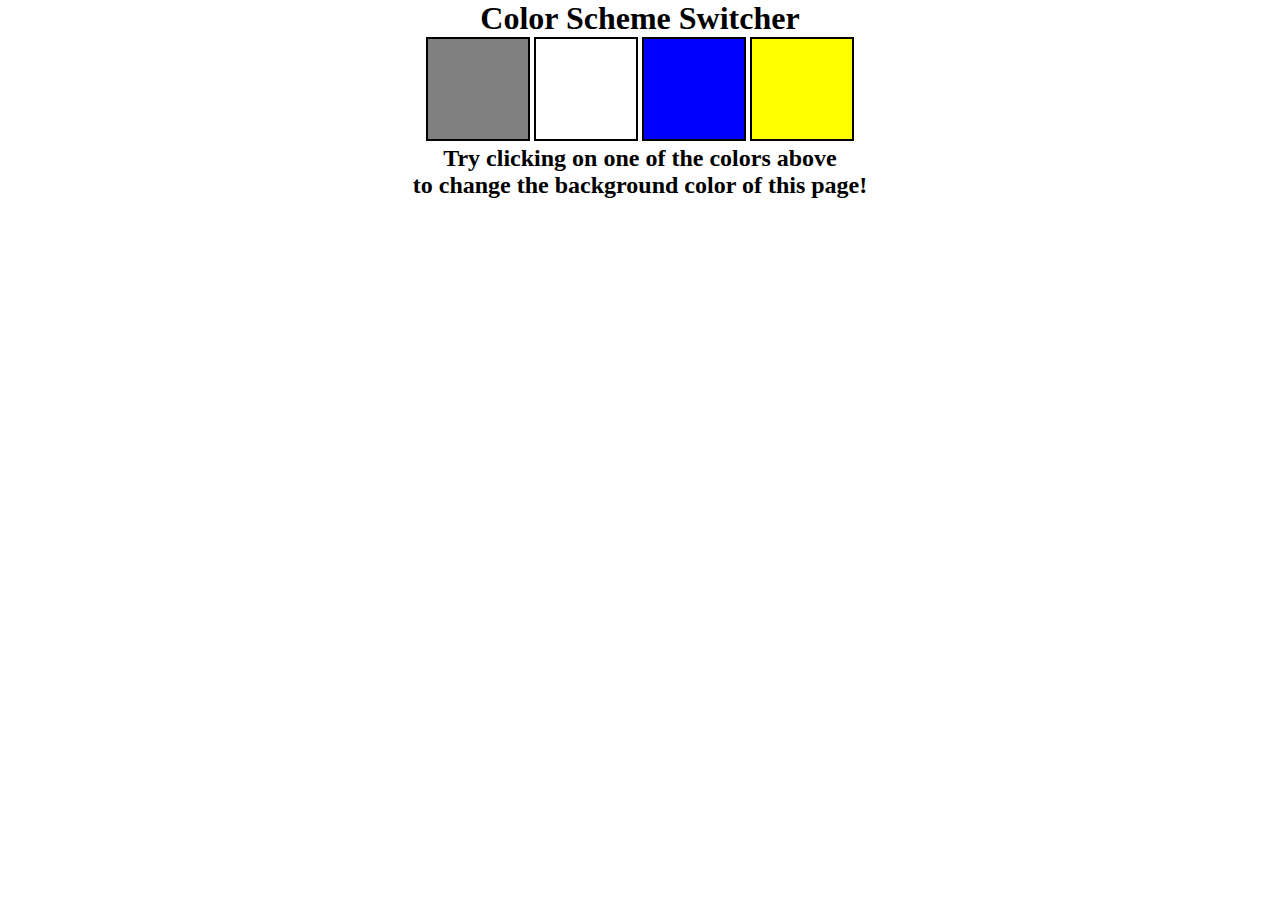
<file: 1-colorChanger/index.html>
<!DOCTYPE html>
<html lang="en">
<head>
    <meta charset="UTF-8">
    <meta name="viewport" content="width=device-width, initial-scale=1.0">
    <title>Color Changer</title>
    <link rel="stylesheet" href="style.css">
</head>

<body>
    <div class="container">
        <h1 id="heading">Color Scheme Switcher</h1>
        <span class="button" id="grey"></span>
        <span class="button" id="white"></span>
        <span class="button" id="blue"></span>
        <span class="button" id="yellow"></span>
        <h2>
            Try clicking on one of the colors above
            <span>to change the background color of this page!</span>
        </h2>
    </div>
    <script src="script.js"> </script>
</body>

</html>
</file>
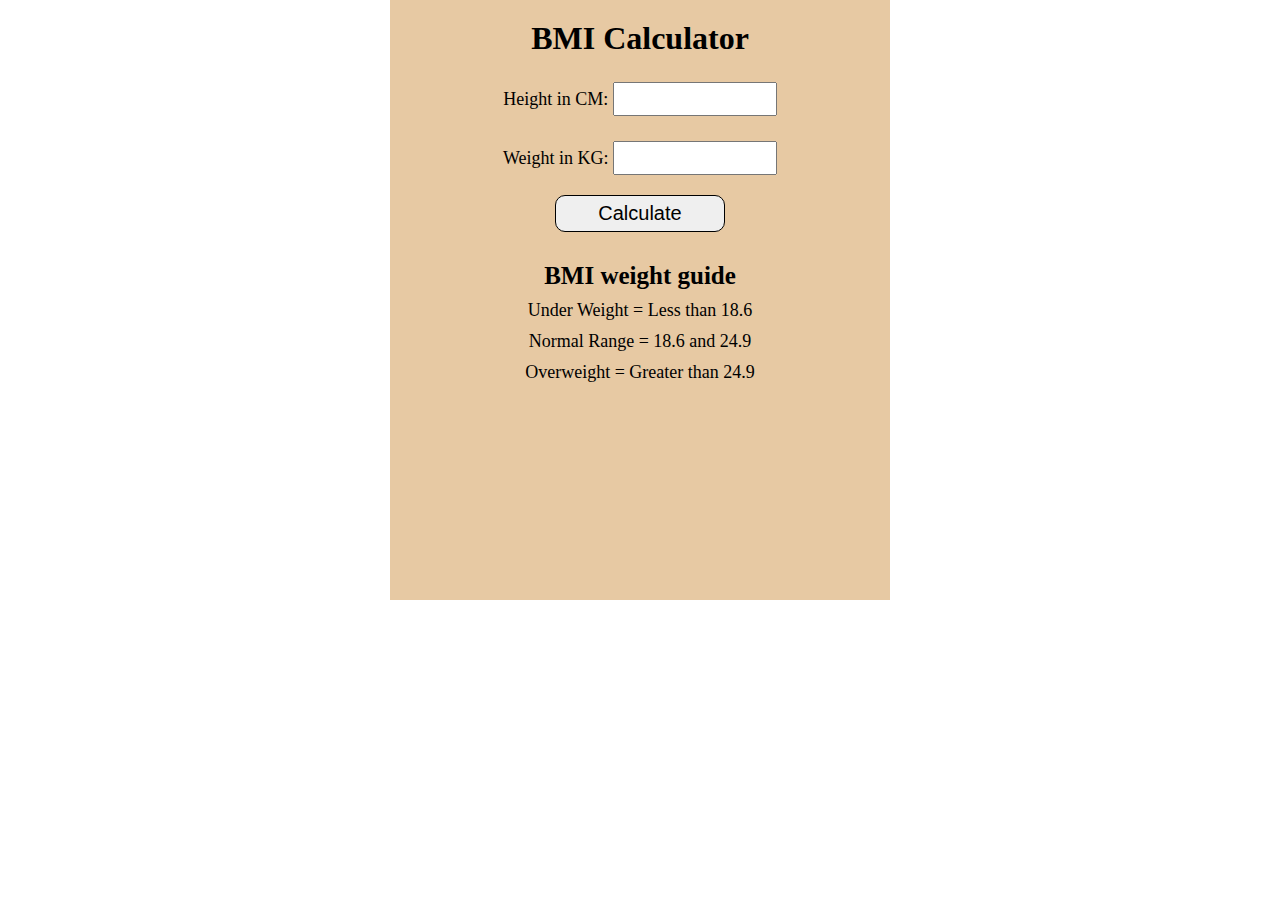
<file: 2-BMICalculator/index.html>
<!DOCTYPE html>
<html lang="en">

<head>
    <meta charset="UTF-8">
    <meta name="viewport" content="width=device-width, initial-scale=1.0">
    <title>BMI Calculator</title>
    <link rel="stylesheet" href="style.css">
</head>

<body>
    <div class="container">
        <h1>BMI Calculator</h1>
        <form>
            <p><label>Height in CM: </label><input type="text" id="height"/></p>
            <p><label>Weight in KG: </label><input type="text" id="weight"/></p>
            <button>Calculate</button>
            <div id="results"></div>
            <div id="weight-guide">
                <h3>BMI weight guide</h3>
                <p>Under Weight = Less than 18.6</p>
                <p>Normal Range = 18.6 and 24.9</p>
                <p>Overweight = Greater than 24.9</p>
            </div>
        </form>
    </div>
    <script src="script.js"></script>
</body>

</html>
</file>
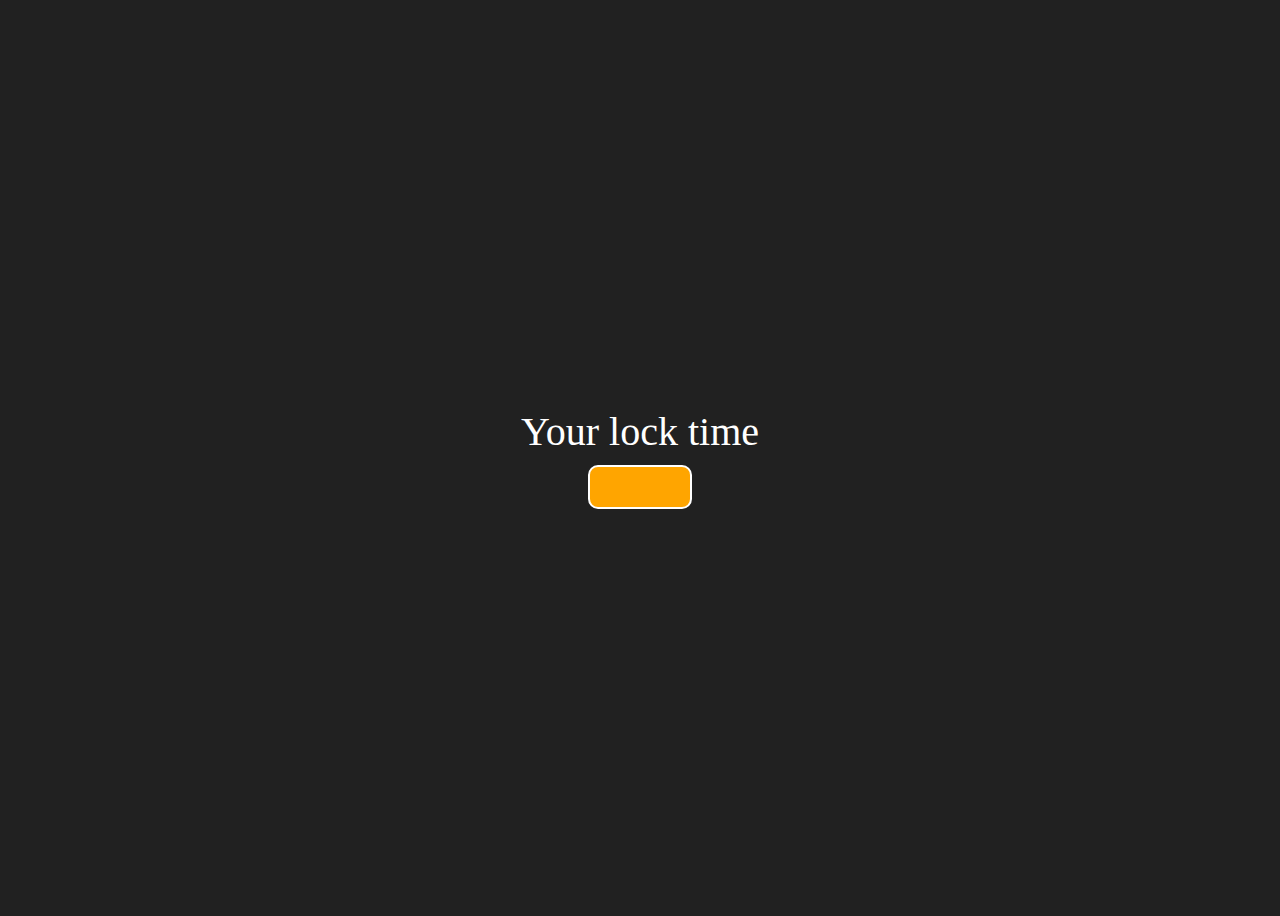
<file: 3-DigitalClock/index.html>
<!DOCTYPE html>
<html lang="en">
<head>
    <meta charset="UTF-8">
    <meta name="viewport" content="width=device-width, initial-scale=1.0">
    <title>Digital Clock</title>
    <link rel="stylesheet" href="style.css">
</head>
<body>
    <div class="center">
        <div id="banner">Your lock time</div>
        <div id="clock"></div>
    </div>
    <script src="script.js"></script>
</body>
</html>
</file>
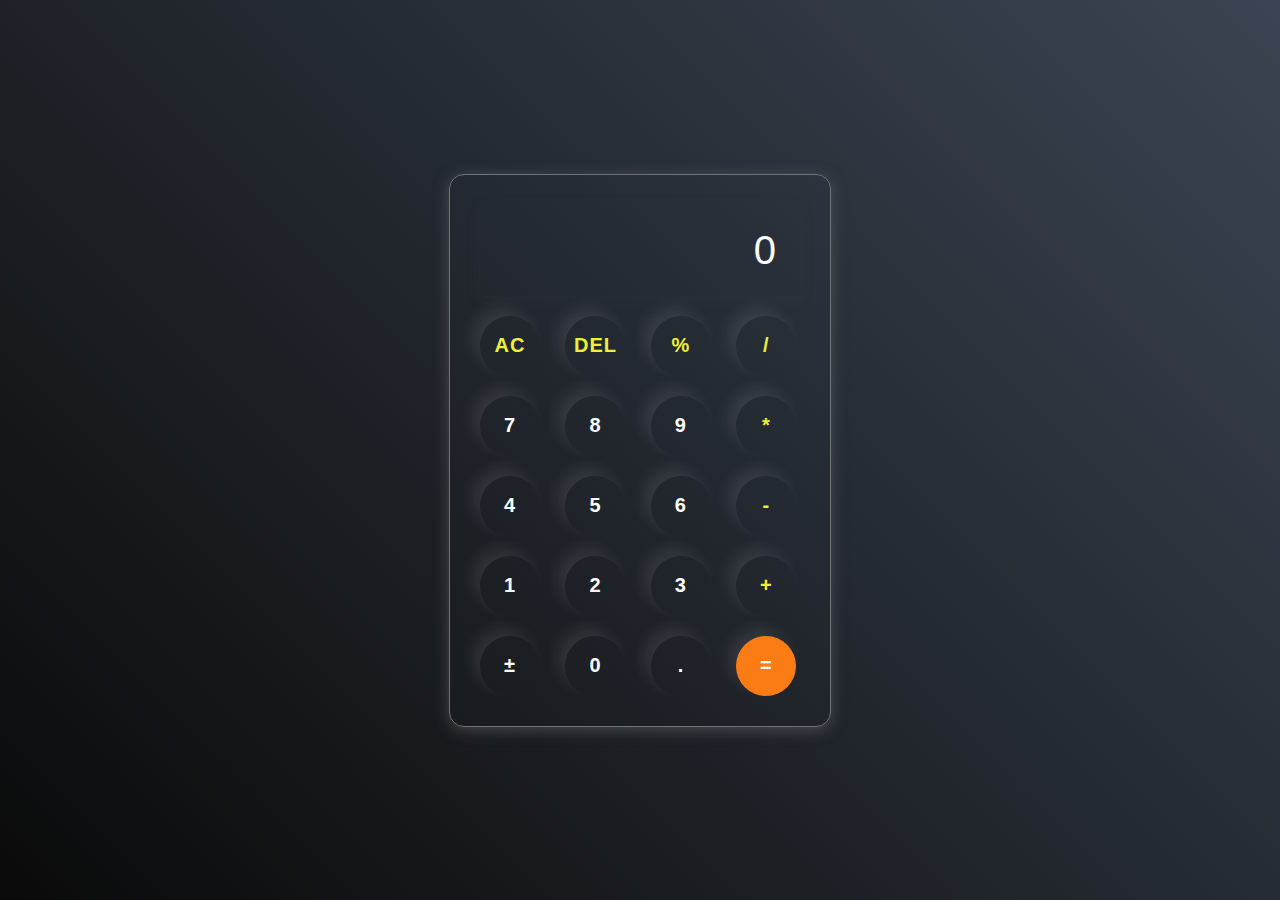
<file: CALCULATOR/index.html>
<!DOCTYPE html>
<html lang="en">

<head>
    <meta charset="UTF-8">
    <meta name="viewport" content="width=device-width, initial-scale=1.0">
    <link rel="stylesheet" href="style.css">
    <title>Calculator</title>
</head>

<body>
    <div class="container">
        <div class="calculator">
            <input type="text" id="inputBox" value="0" placeholder="0" disabled>
            <div class="row">
                <button type="button" class="operator">AC</button>
                <button type="button" class="operator">DEL</button>
                <button type="button" class="operator">%</button>
                <button type="button" class="operator">/</button>
            </div>
            <div class="row">
                <button type="button">7</button>
                <button type="button">8</button>
                <button type="button">9</button>
                <button type="button" class="operator">*</button>
            </div>
            <div class="row">
                <button type="button">4</button>
                <button type="button">5</button>
                <button type="button">6</button>
                <button type="button" class="operator">-</button>
            </div>
            <div class="row">
                <button type="button">1</button>
                <button type="button">2</button>
                <button type="button">3</button>
                <button type="button" class="operator">+</button>
            </div>
            <div class="row">
                <button type="button" id="plus_minus">&#xB1</button>
                <button type="button">0</button>
                <button type="button">.</button>
                <button type="button" class='equalBtn'>=</button>
            </div>
        </div>
    </div>
    <script src="script.js"></script>
</body>

</html>
</file>
<file: 1-colorChanger/style.css>
*{
    margin: 0;
    /* padding: 0; */
}

span {
    display: block;
}

.container{
    width: 80%;
    margin: auto;
    text-align: center;
}

.button {
    border: 2px solid black;
    width: 100px;
    height: 100px;
    display: inline-block;
}

#grey {
    background-color: grey;
}
#red {
    background-color: red;
}
#blue {
    background-color: blue;
}
#yellow {
    background-color: yellow;
}
</file>
<file: 2-BMICalculator/style.css>
*{
    padding: 0;
    margin: 0;
}

h1{
    padding-top: 20px;
}

label {
    font-size: 18px;
}
input {
    font-size: 18px;
    padding: 5px;
}
.container{
    box-sizing: border-box;
    width: 500px;
    height: 600px;
    background-color: #e7c9a3;
    margin: auto;
    text-align: center;
}

#height,
#weight {
    width: 150px;
    height: 20px;
    margin-top: 25px;
}

#weight-guide {
    margin: 25px;
}

h3{
    padding: 5px;
    font-size: 25px;
}

#results {
    font-size: 35px;
    margin-top: 20px;
    color: red;
    /* font-style: bold; */
}

button {
    width: 170px;
    border-radius: 10px;
    border: 1px solid black;
    margin-top: 20px;
    font-size: 20px;
    text-decoration: none;
    padding: 6px;
}

div > p {
    padding: 5px;
    font-size: 18px;
}
</file>
<file: 3-DigitalClock/style.css>
body{
    background-color: #212121;
    color: #fff;
}
.center{
    display: flex;
    height: 100vh;
    font-size: 40px;
    justify-content: center;
    align-items: center;
    flex-direction: column;
}

#clock{
    background-color: orange;
    border: 2px solid white;
    padding: 20px 50px;
    font-size: 40px;
    margin-top: 10px;
    border-radius: 10px;
}
</file>
<file: CALCULATOR/style.css>
*{
    margin: 0;
    padding: 0;
    box-sizing: border-box;
    font-family: sans-serif;
    letter-spacing: 1px;
}

body{
    width: 100%;
    height: 100vh;
    display: flex;
    justify-content: center;
    align-items: center;
    /* display: grid;
    place-items: center; */
    background: linear-gradient(45deg, #0a0a0a, #3a4452);
}

.calculator{
    border: 1px solid #717377;
    padding: 20px;
    border-radius: 15px;
    background: transparent;
    box-shadow: 0px 3px 15px rgba(113, 115, 119, 0.5);
}

input{
    width: 320px;
    border: none;
    outline: none;
    padding: 23px;
    margin: 10px;
    background: transparent;
    box-shadow: 0px 3px 15px rgba(84, 84, 84, 0.1);
    font-size: 40px;
    text-align: right;
    cursor: pointer;
    color: white;
}

input::placeholder{
    color: #ffffff;
}

button{
    border: none;
    width: 60px;
    height: 60px;
    margin: 10px;
    border-radius: 50%;
    background: transparent;
    color: #ffffff;
    font-size: 20px;
    font-weight: 600;
    box-shadow: -8px -8px 15px rgba(225, 225, 225, 0.1);
    cursor: pointer;
}

.equalBtn{
    background-color: #fb7c14;
}

.operator{
    color: rgb(239, 239, 56);
}
</file>
